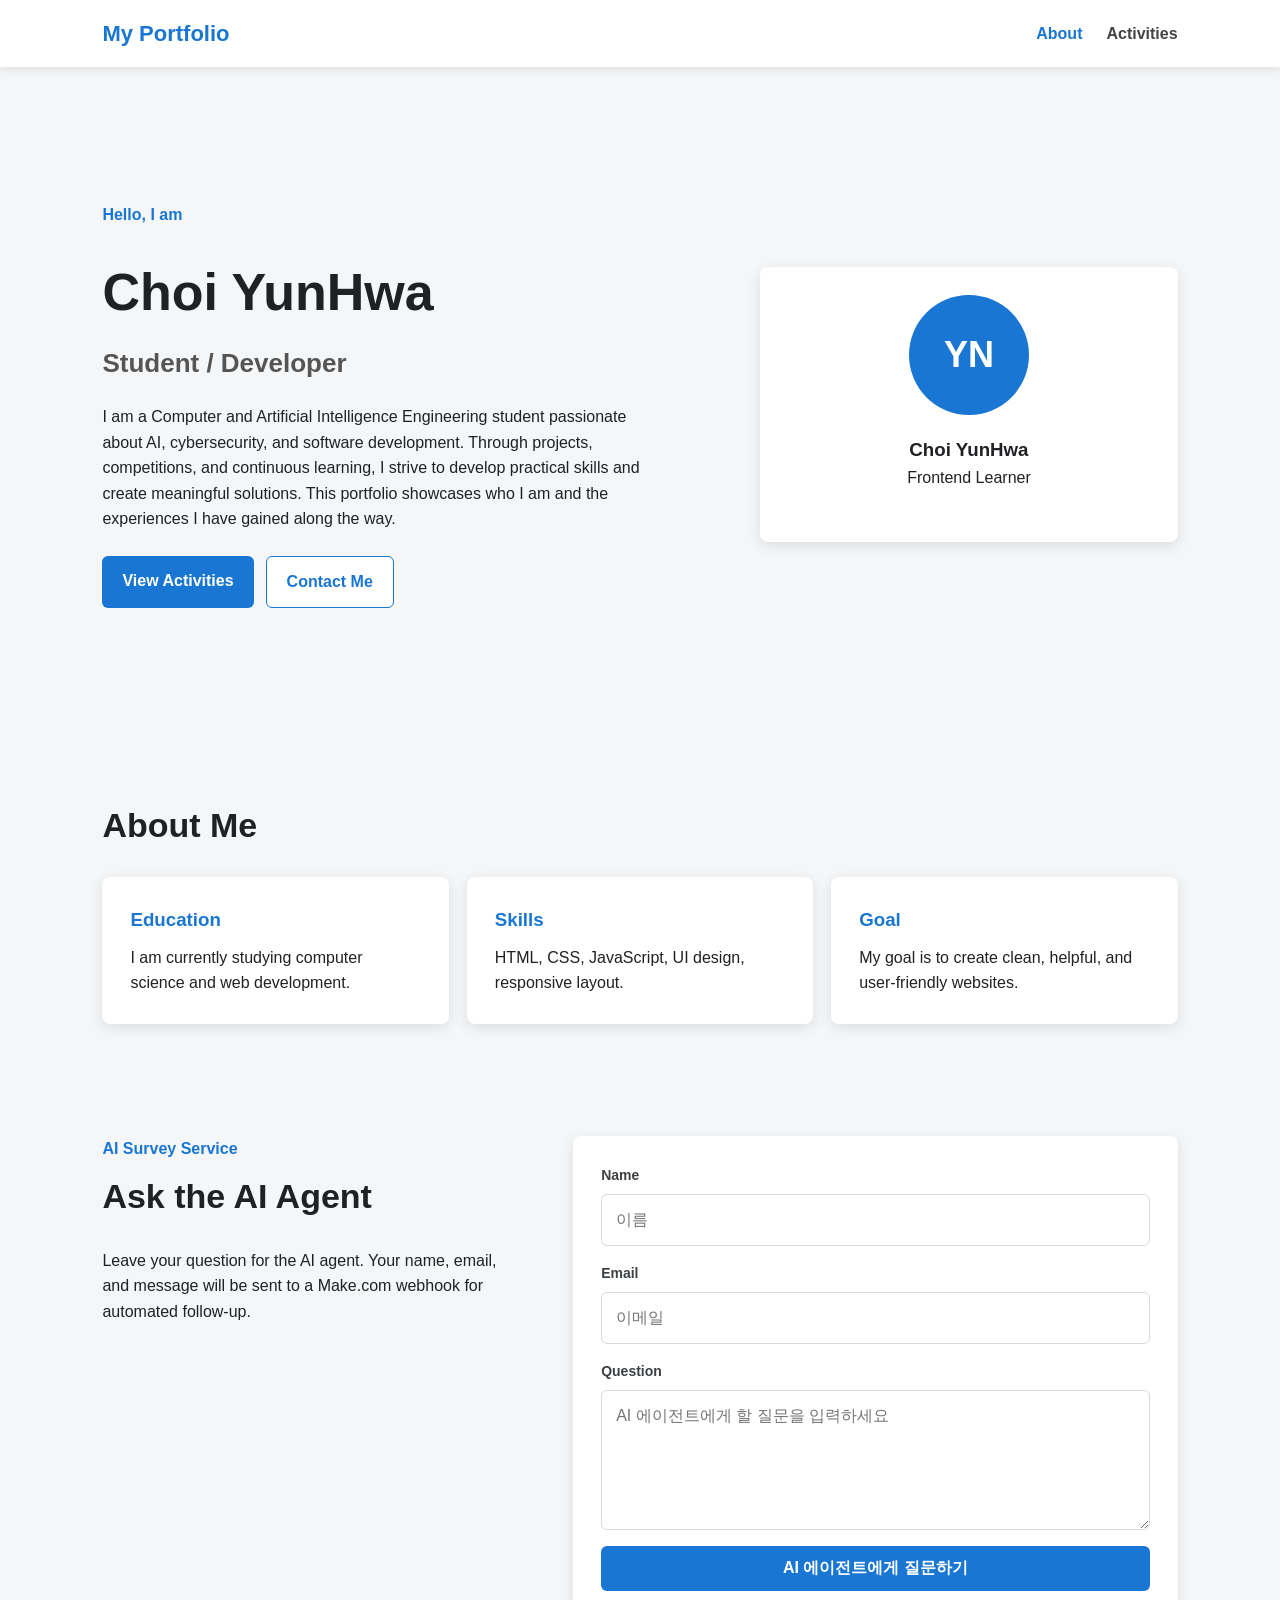
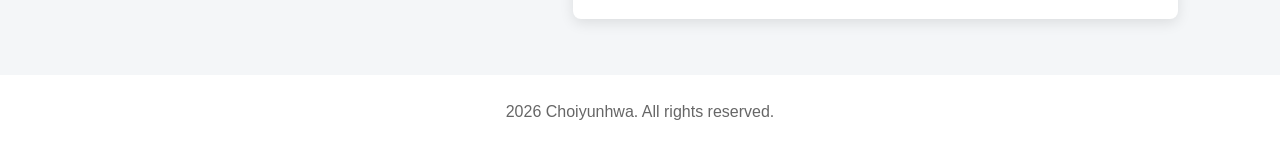
<file: index.html>
<!DOCTYPE html>
<html lang="en">
<head>
  <meta charset="UTF-8" />
  <meta name="viewport" content="width=device-width, initial-scale=1.0" />
  <title>My Portfolio</title>
  <link rel="stylesheet" href="style.css" />
</head>
<body>
  <header class="navbar">
    <div class="logo">My Portfolio</div>

    <nav id="navMenu">
      <a href="index.html" class="active">About</a>
      <a href="activities.html">Activities</a>
    </nav>

    <button class="menu-btn" type="button" aria-label="Open navigation menu" onclick="toggleMenu()">Menu</button>
  </header>

  <main class="container">
    <section class="hero">
      <div class="hero-text">
        <p class="label">Hello, I am</p>
        <h1>Choi YunHwa</h1>
        <h2>Student / Developer</h2>
        <p>
          I am a Computer and Artificial Intelligence Engineering student passionate about
          AI, cybersecurity, and software development. Through projects, competitions, and
          continuous learning, I strive to develop practical skills and create meaningful
          solutions. This portfolio showcases who I am and the experiences I have gained
          along the way.
        </p>

        <div class="button-group">
          <a href="activities.html" class="btn primary">View Activities</a>
          <a href="mailto:your@email.com" class="btn secondary">Contact Me</a>
        </div>
      </div>

      <div class="profile-card">
        <div class="avatar">YN</div>
        <h3>Choi YunHwa</h3>
        <p>Frontend Learner</p>
      </div>
    </section>

    <section class="section">
      <h2>About Me</h2>
      <div class="card-grid">
        <div class="card">
          <h3>Education</h3>
          <p>I am currently studying computer science and web development.</p>
        </div>

        <div class="card">
          <h3>Skills</h3>
          <p>HTML, CSS, JavaScript, UI design, responsive layout.</p>
        </div>

        <div class="card">
          <h3>Goal</h3>
          <p>My goal is to create clean, helpful, and user-friendly websites.</p>
        </div>
      </div>
    </section>

    <section class="section ai-service-section">
      <div class="service-intro">
        <p class="label">AI Survey Service</p>
        <h2>Ask the AI Agent</h2>
        <p>
          Leave your question for the AI agent. Your name, email, and message
          will be sent to a Make.com webhook for automated follow-up.
        </p>
      </div>

      <form id="contactForm" class="ai-form">
        <div class="form-row">
          <label for="visitorName">Name</label>
          <input type="text" id="visitorName" placeholder="&#51060;&#47492;" required>
        </div>

        <div class="form-row">
          <label for="visitorEmail">Email</label>
          <input type="email" id="visitorEmail" placeholder="&#51060;&#47700;&#51068;" required>
        </div>

        <div class="form-row">
          <label for="visitorMessage">Question</label>
          <textarea id="visitorMessage" placeholder="AI &#50640;&#51060;&#51204;&#53944;&#50640;&#44172; &#54624; &#51656;&#47928;&#51012; &#51077;&#47141;&#54616;&#49464;&#50836;" required></textarea>
        </div>

        <button type="submit" class="btn primary form-submit">AI &#50640;&#51060;&#51204;&#53944;&#50640;&#44172; &#51656;&#47928;&#54616;&#44592;</button>
      </form>

      <div id="responseMessage" class="response-message"></div>
    </section>
  </main>

  <footer>
    <p>2026 Choiyunhwa. All rights reserved.</p>
  </footer>

  <script src="script.js"></script>
</body>
</html>
</file>
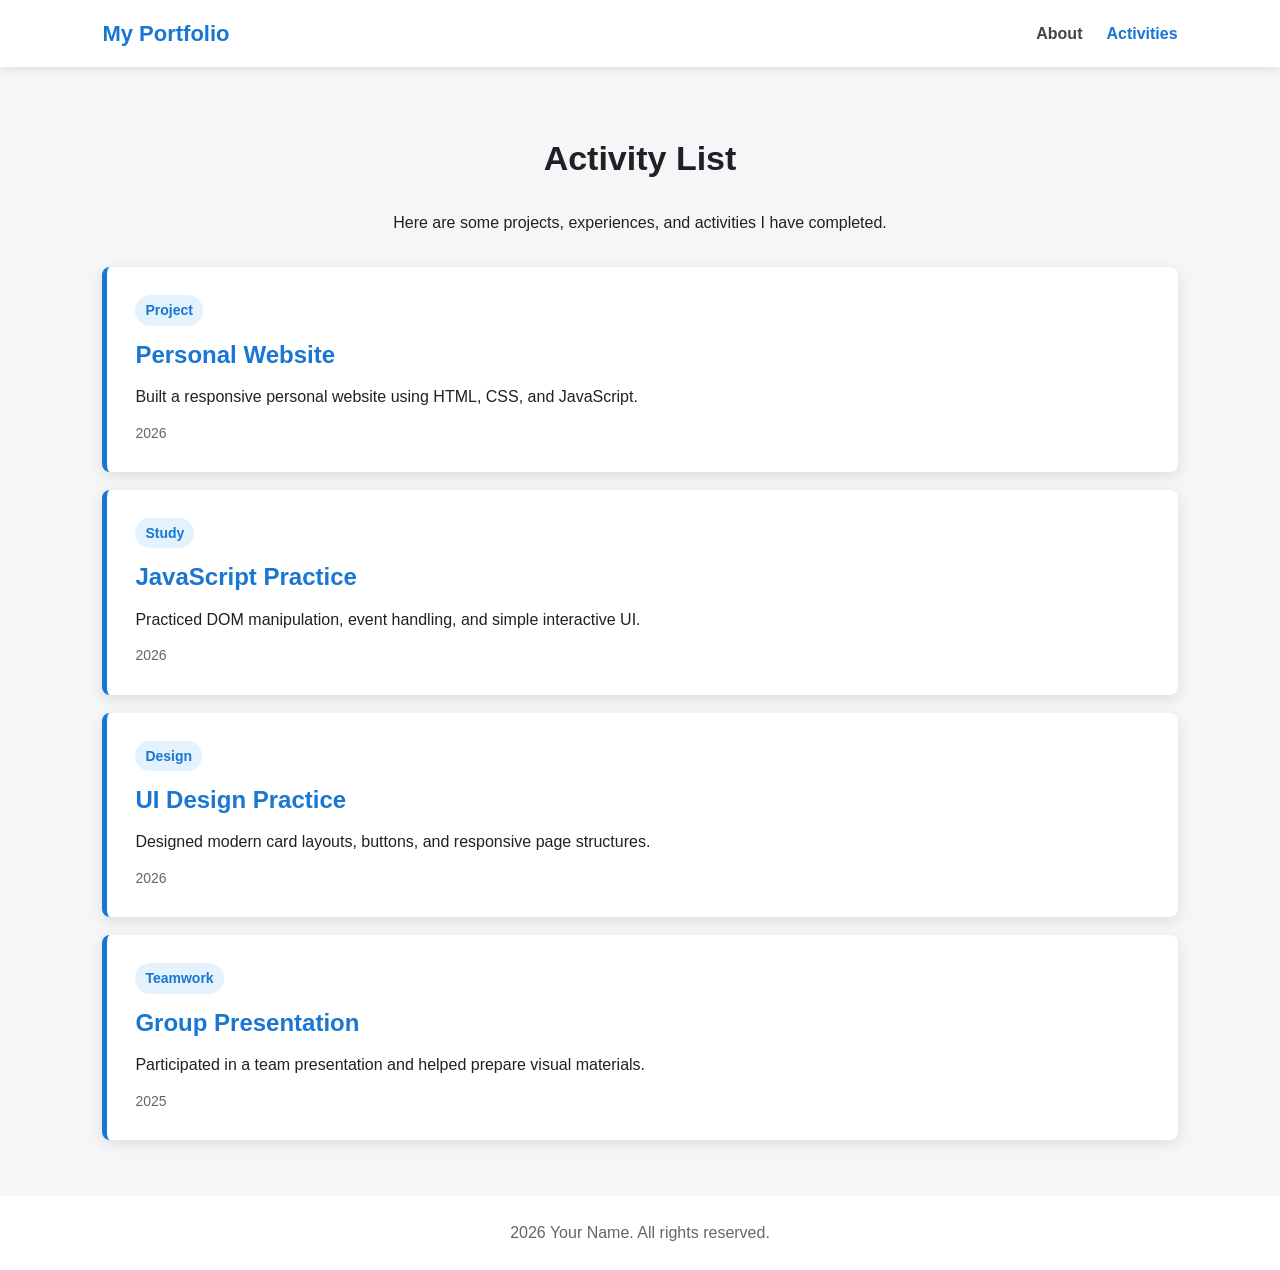
<file: activities.html>
<!DOCTYPE html>
<html lang="en">
<head>
  <meta charset="UTF-8" />
  <meta name="viewport" content="width=device-width, initial-scale=1.0" />
  <title>Activities | My Portfolio</title>
  <link rel="stylesheet" href="style.css" />
</head>
<body>
  <header class="navbar">
    <div class="logo">My Portfolio</div>

    <nav id="navMenu">
      <a href="index.html">About</a>
      <a href="activities.html" class="active">Activities</a>
    </nav>

    <button class="menu-btn" type="button" aria-label="Open navigation menu" onclick="toggleMenu()">Menu</button>
  </header>

  <main class="container">
    <section class="page-title">
      <h1>Activity List</h1>
      <p>Here are some projects, experiences, and activities I have completed.</p>
    </section>

    <section class="activity-list">
      <article class="activity-card">
        <span class="tag">Project</span>
        <h2>Personal Website</h2>
        <p>
          Built a responsive personal website using HTML, CSS, and JavaScript.
        </p>
        <p class="date">2026</p>
      </article>

      <article class="activity-card">
        <span class="tag">Study</span>
        <h2>JavaScript Practice</h2>
        <p>
          Practiced DOM manipulation, event handling, and simple interactive UI.
        </p>
        <p class="date">2026</p>
      </article>

      <article class="activity-card">
        <span class="tag">Design</span>
        <h2>UI Design Practice</h2>
        <p>
          Designed modern card layouts, buttons, and responsive page structures.
        </p>
        <p class="date">2026</p>
      </article>

      <article class="activity-card">
        <span class="tag">Teamwork</span>
        <h2>Group Presentation</h2>
        <p>
          Participated in a team presentation and helped prepare visual materials.
        </p>
        <p class="date">2025</p>
      </article>
    </section>
  </main>

  <footer>
    <p>2026 Your Name. All rights reserved.</p>
  </footer>

  <script src="script.js"></script>
</body>
</html>
</file>
<file: style.css>
* {
  box-sizing: border-box;
  margin: 0;
  padding: 0;
}

body {
  font-family: Arial, sans-serif;
  background: #f4f6f8;
  color: #202124;
  line-height: 1.6;
}

.navbar {
  position: sticky;
  top: 0;
  z-index: 10;
  display: flex;
  justify-content: space-between;
  align-items: center;
  padding: 16px 8%;
  background: #ffffff;
  box-shadow: 0 2px 10px rgba(0, 0, 0, 0.1);
}

.logo {
  font-size: 22px;
  font-weight: bold;
  color: #1976d2;
}

nav {
  display: flex;
  gap: 24px;
}

nav a {
  text-decoration: none;
  color: #444;
  font-weight: 600;
}

nav a.active,
nav a:hover {
  color: #1976d2;
}

.menu-btn {
  display: none;
  border: none;
  background: #1976d2;
  color: white;
  font-size: 22px;
  padding: 6px 12px;
  border-radius: 6px;
  cursor: pointer;
}

.container {
  width: 84%;
  max-width: 1100px;
  margin: 0 auto;
}

.hero {
  min-height: 75vh;
  display: grid;
  grid-template-columns: 1.5fr 1fr;
  gap: 32px;
  align-items: center;
}

.label {
  color: #1976d2;
  font-weight: bold;
  margin-bottom: 8px;
}

.hero h1 {
  font-size: 52px;
  margin-bottom: 8px;
}

.hero h2 {
  font-size: 26px;
  color: #555;
  margin-bottom: 20px;
}

.hero p {
  max-width: 560px;
  margin-bottom: 24px;
}

.button-group {
  display: flex;
  gap: 12px;
  flex-wrap: wrap;
}

.btn {
  display: inline-block;
  text-decoration: none;
  padding: 12px 20px;
  border-radius: 6px;
  font-weight: bold;
  transition: 0.2s;
}

.btn.primary {
  background: #1976d2;
  color: white;
}

.btn.secondary {
  background: white;
  color: #1976d2;
  border: 1px solid #1976d2;
}

.btn:hover {
  transform: translateY(-2px);
}

.profile-card,
.card,
.activity-card {
  background: white;
  border-radius: 8px;
  padding: 28px;
  box-shadow: 0 4px 14px rgba(0, 0, 0, 0.1);
}

.profile-card {
  text-align: center;
}

.avatar {
  width: 120px;
  height: 120px;
  margin: 0 auto 20px;
  border-radius: 50%;
  background: #1976d2;
  color: white;
  display: grid;
  place-items: center;
  font-size: 36px;
  font-weight: bold;
}

.section {
  padding: 56px 0;
}

.section h2,
.page-title h1 {
  font-size: 34px;
  margin-bottom: 24px;
}

.card-grid {
  display: grid;
  grid-template-columns: repeat(3, 1fr);
  gap: 18px;
}

.card h3,
.activity-card h2 {
  margin-bottom: 10px;
  color: #1976d2;
}

.ai-service-section {
  display: grid;
  grid-template-columns: 0.85fr 1.15fr;
  gap: 24px;
  align-items: start;
}

.service-intro p {
  max-width: 420px;
}

.ai-form {
  display: grid;
  gap: 16px;
  background: #ffffff;
  border-radius: 8px;
  padding: 28px;
  box-shadow: 0 4px 14px rgba(0, 0, 0, 0.1);
}

.form-row {
  display: grid;
  gap: 8px;
}

.form-row label {
  font-size: 14px;
  font-weight: bold;
  color: #3c4043;
}

.form-row input,
.form-row textarea {
  width: 100%;
  border: 1px solid #d5dbe1;
  border-radius: 6px;
  padding: 12px 14px;
  font: inherit;
  color: #202124;
  background: #ffffff;
  transition: border-color 0.2s, box-shadow 0.2s;
}

.form-row textarea {
  min-height: 140px;
  resize: vertical;
}

.form-row input:focus,
.form-row textarea:focus {
  outline: none;
  border-color: #1976d2;
  box-shadow: 0 0 0 3px rgba(25, 118, 210, 0.16);
}

.form-submit {
  border: none;
  cursor: pointer;
  font-size: 16px;
}

.response-message {
  display: none;
  grid-column: 2;
  margin-top: -8px;
  font-weight: bold;
}

.page-title {
  padding: 64px 0 32px;
  text-align: center;
}

.activity-list {
  display: grid;
  gap: 18px;
  padding-bottom: 56px;
}

.activity-card {
  border-left: 5px solid #1976d2;
}

.tag {
  display: inline-block;
  background: #e3f2fd;
  color: #1976d2;
  padding: 4px 10px;
  border-radius: 999px;
  font-size: 14px;
  font-weight: bold;
  margin-bottom: 10px;
}

.date {
  margin-top: 12px;
  color: #666;
  font-size: 14px;
}

footer {
  text-align: center;
  padding: 24px;
  background: #ffffff;
  color: #666;
}

@media (max-width: 768px) {
  .navbar {
    padding: 14px 6%;
  }

  nav {
    display: none;
    position: absolute;
    top: 64px;
    right: 6%;
    flex-direction: column;
    background: white;
    padding: 16px;
    border-radius: 8px;
    box-shadow: 0 4px 14px rgba(0, 0, 0, 0.15);
  }

  nav.show {
    display: flex;
  }

  .menu-btn {
    display: block;
  }

  .container {
    width: 90%;
  }

  .hero {
    grid-template-columns: 1fr;
    padding: 48px 0;
    text-align: center;
  }

  .hero p {
    margin-left: auto;
    margin-right: auto;
  }

  .button-group {
    justify-content: center;
  }

  .hero h1 {
    font-size: 40px;
  }

  .card-grid {
    grid-template-columns: 1fr;
  }

  .ai-service-section {
    grid-template-columns: 1fr;
  }

  .service-intro {
    text-align: center;
  }

  .service-intro p {
    margin-left: auto;
    margin-right: auto;
  }

  .response-message {
    grid-column: auto;
  }
}
</file>
